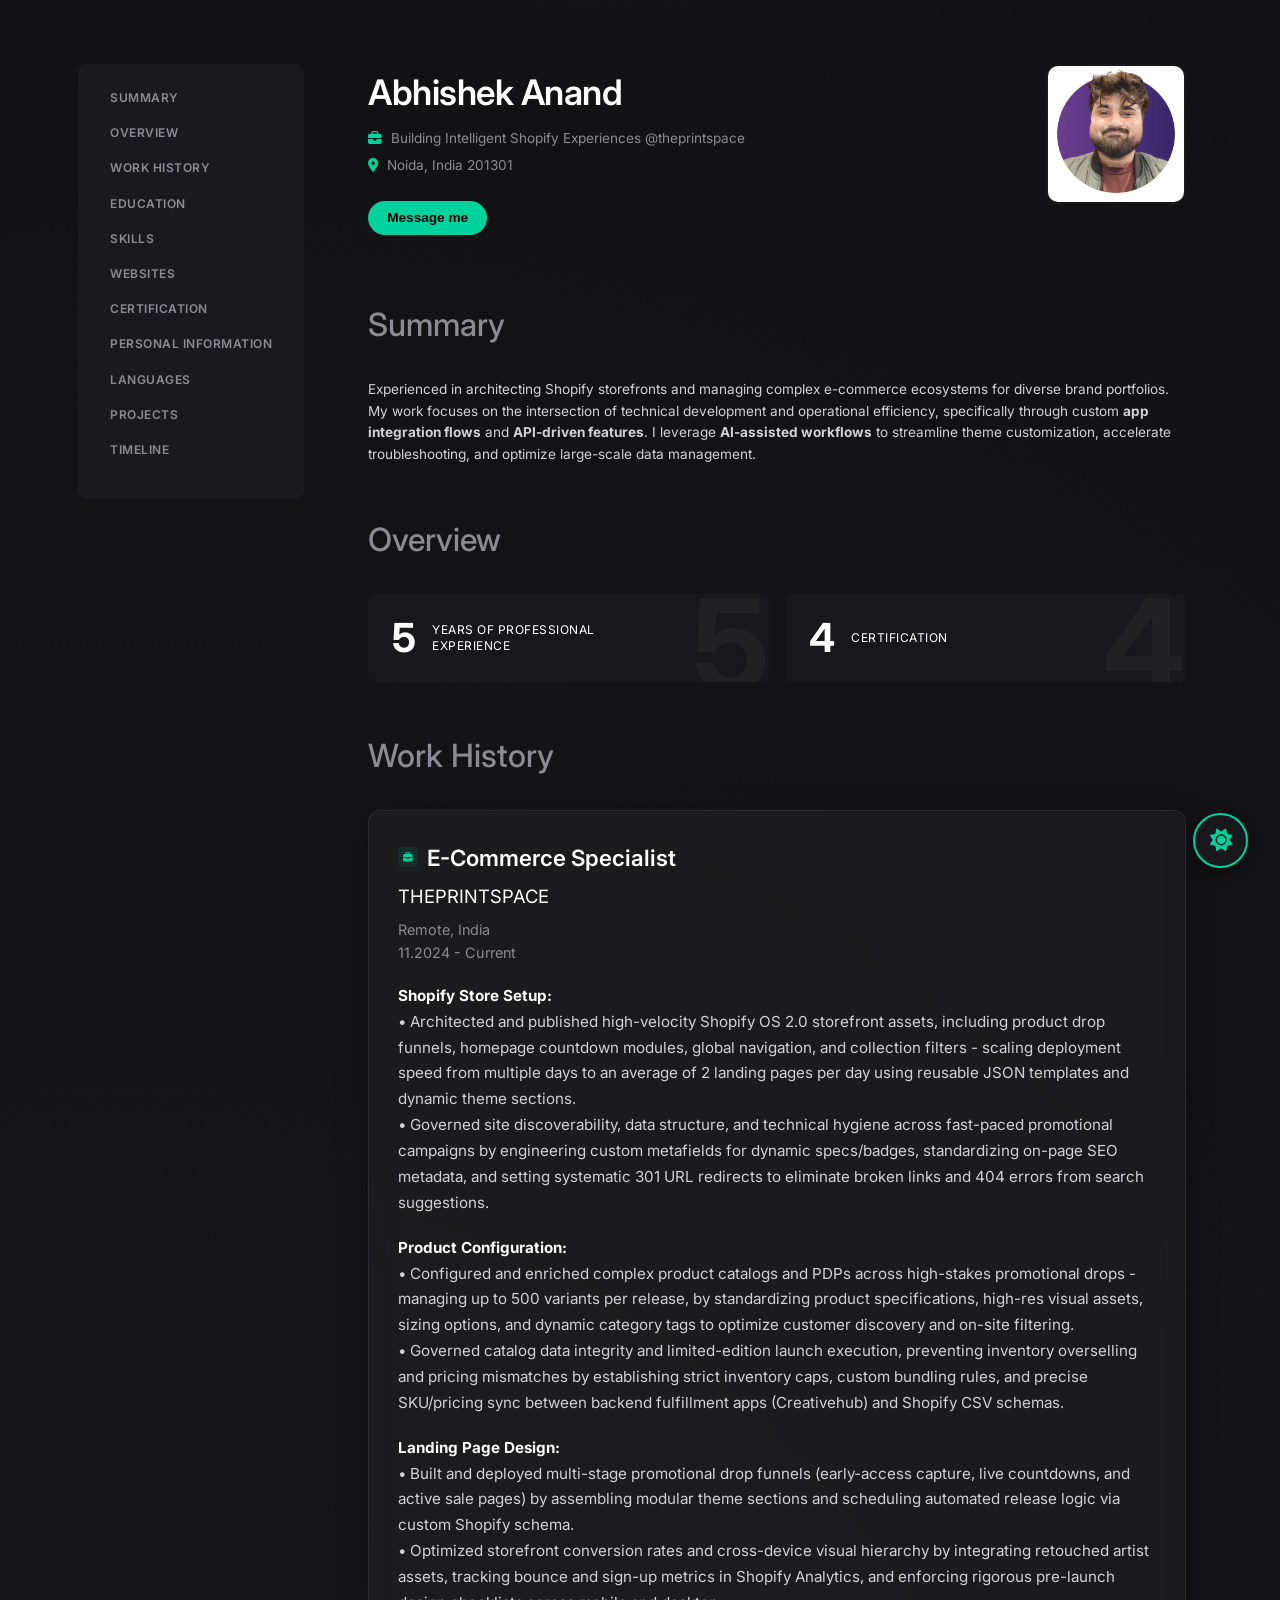
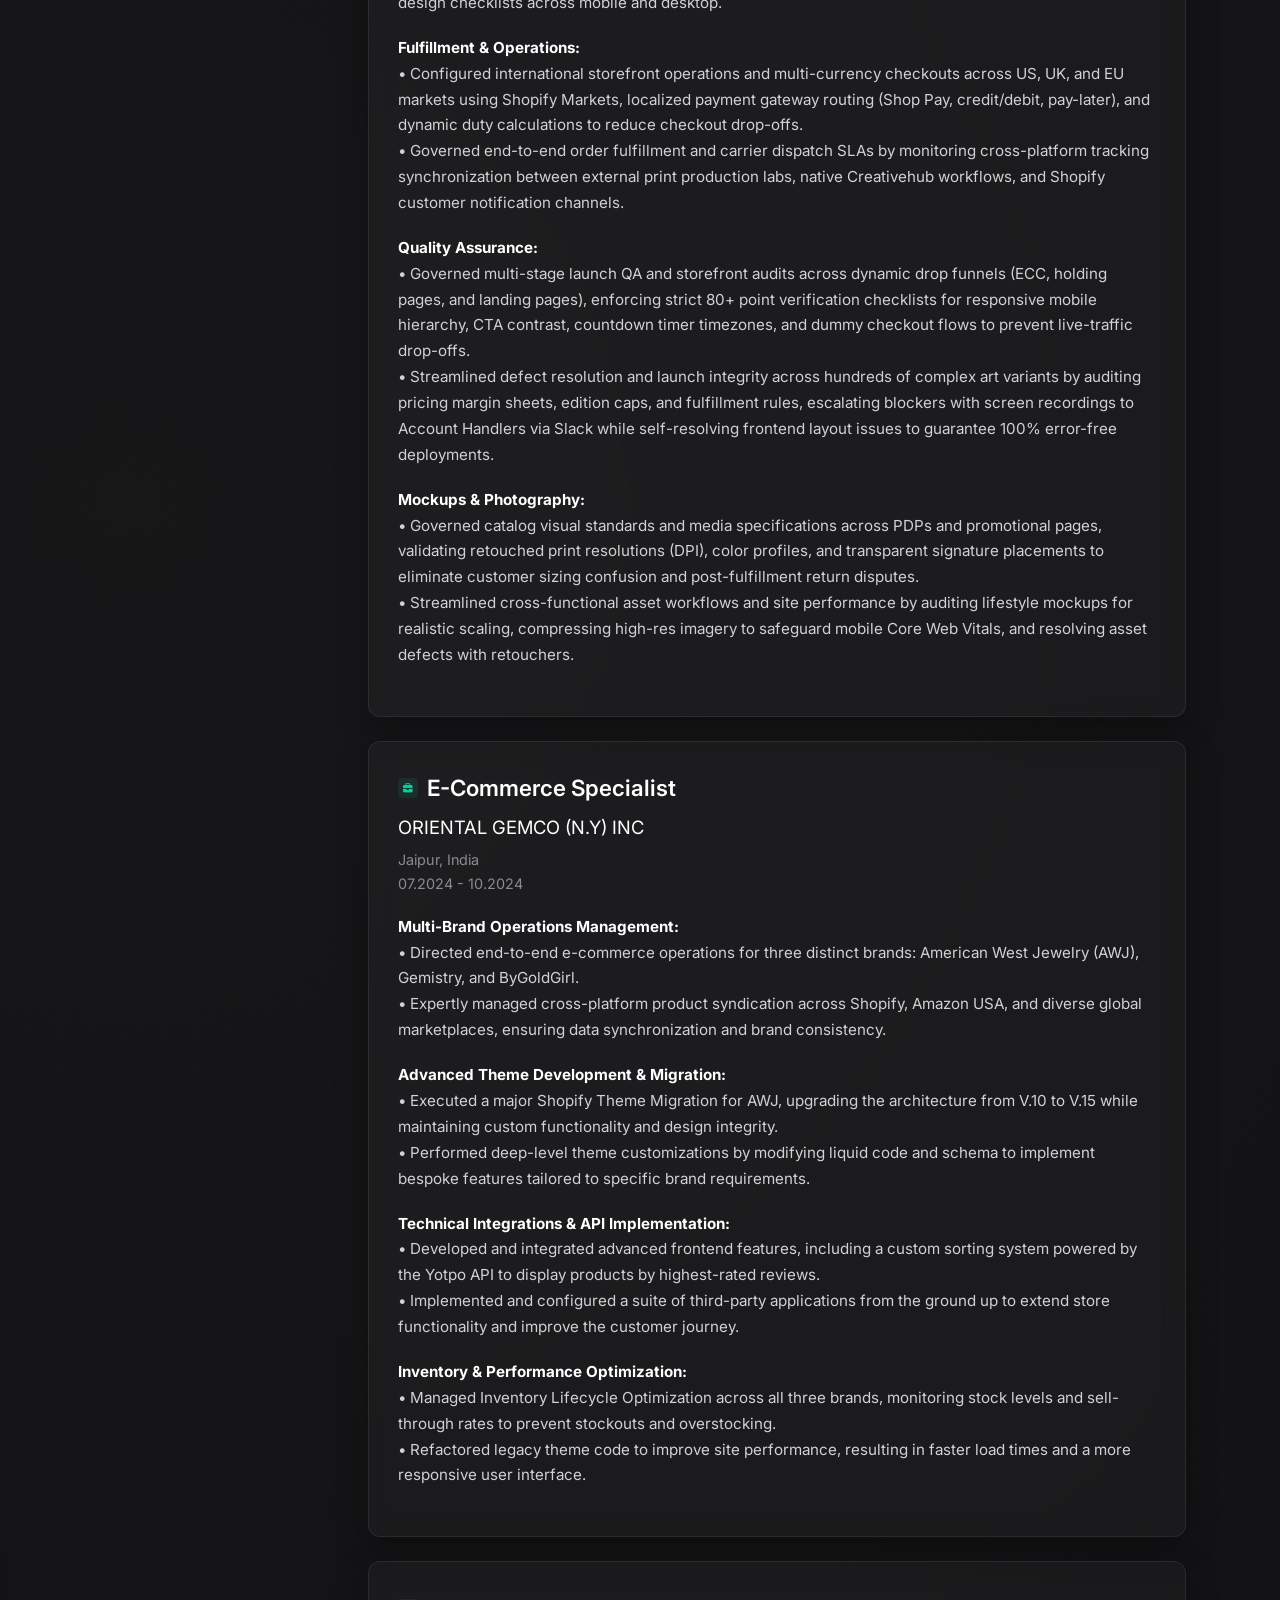
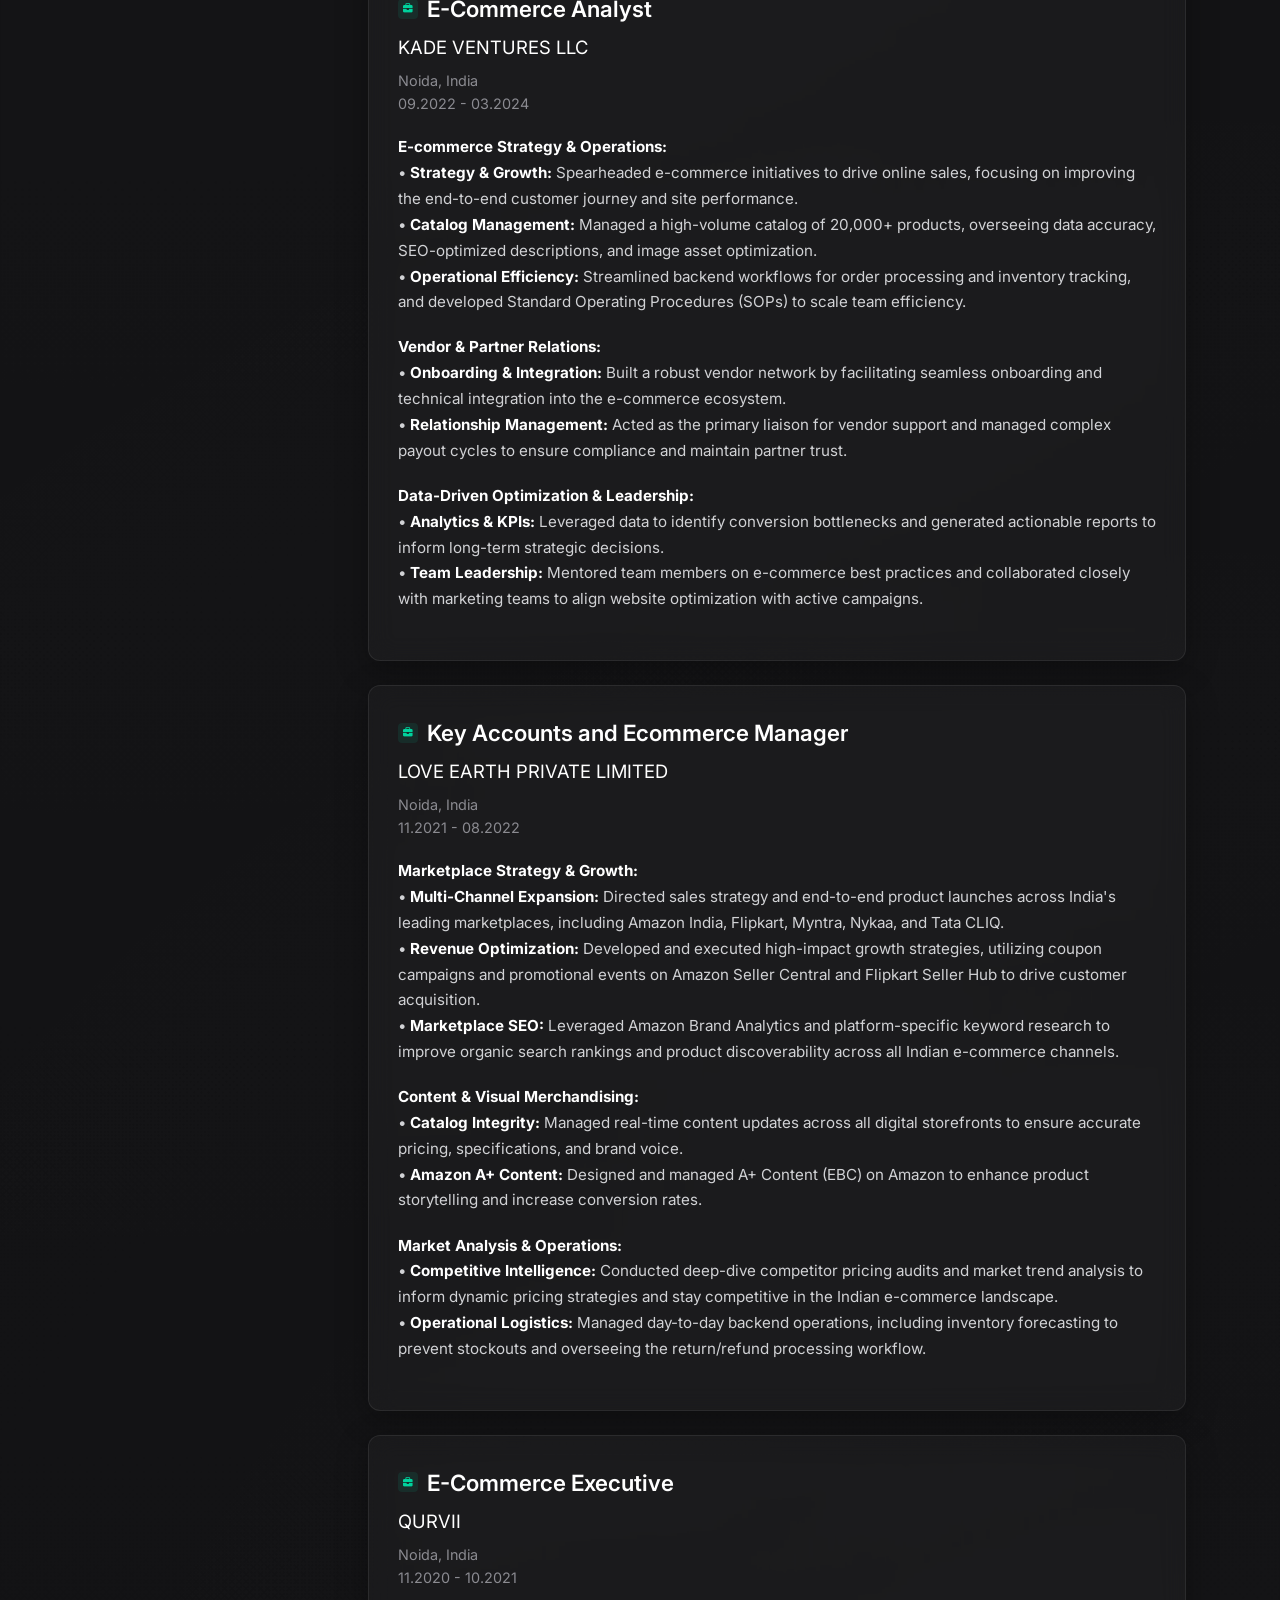
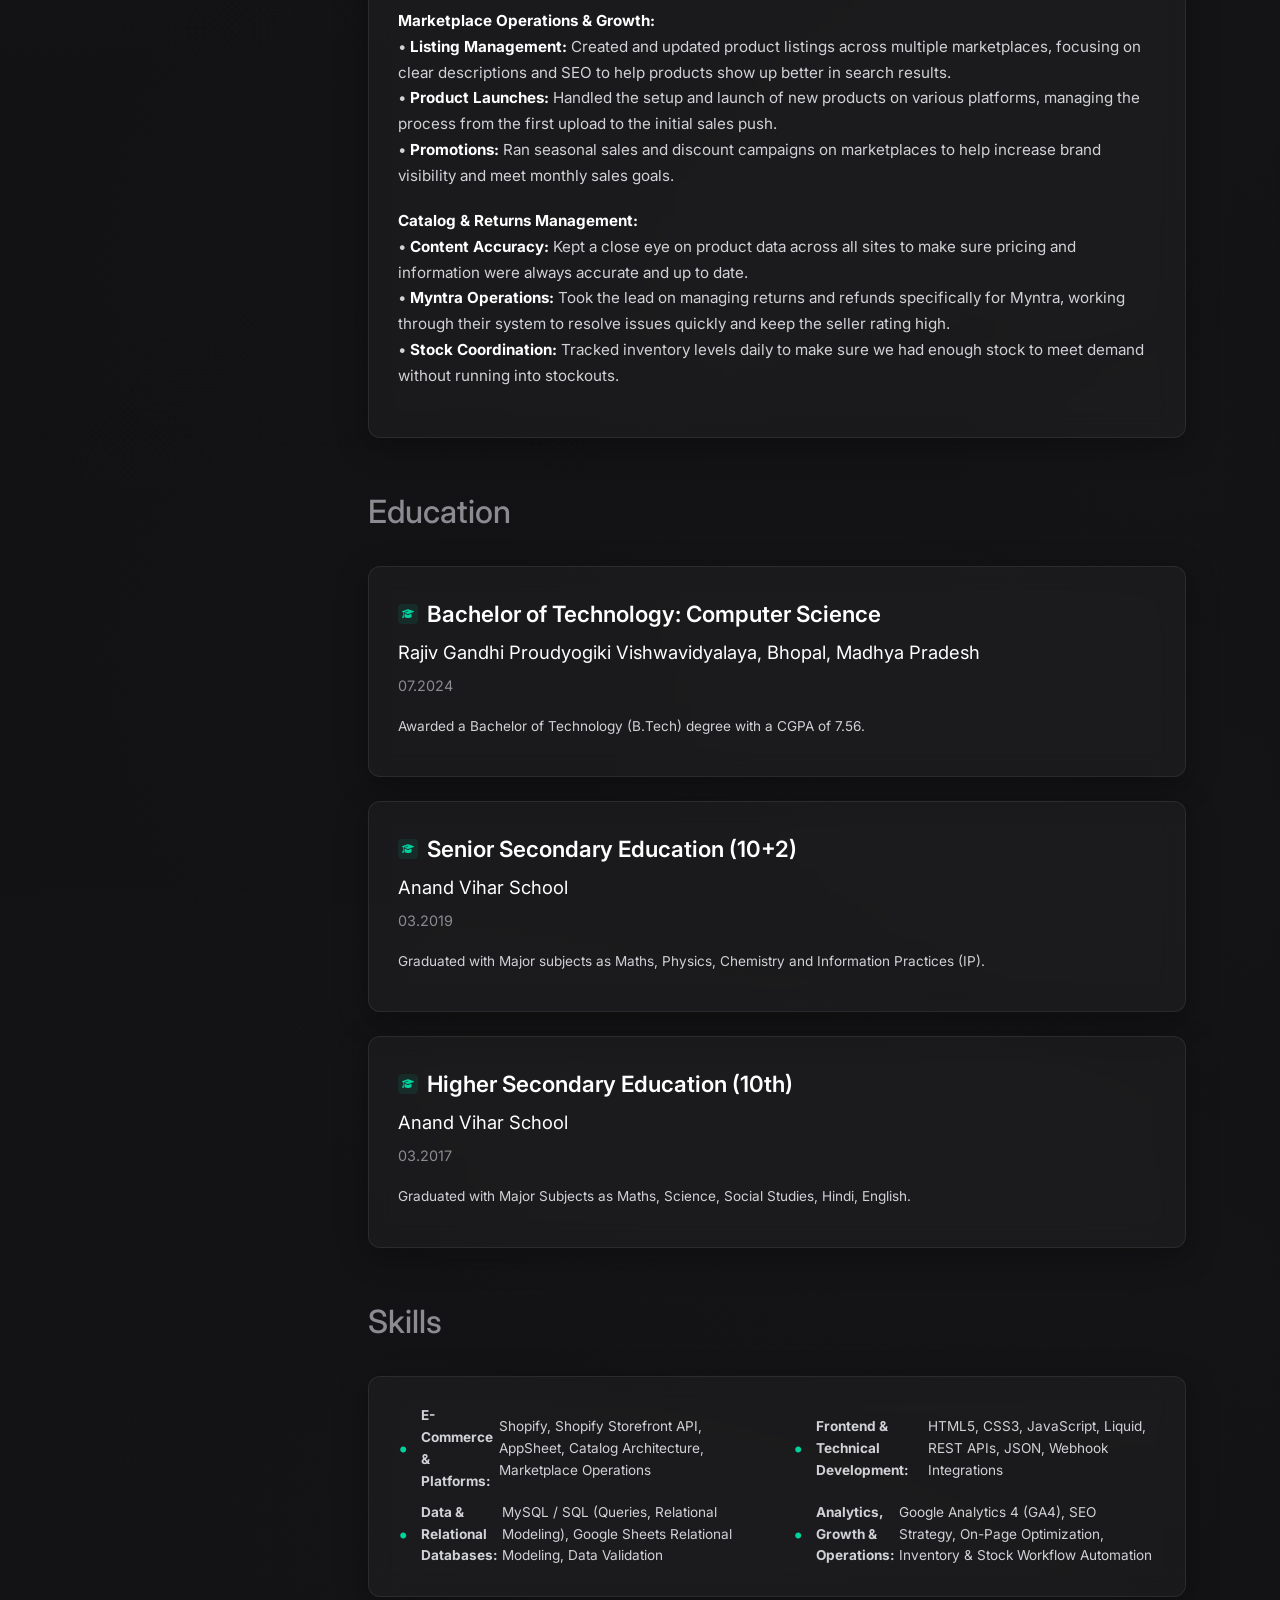
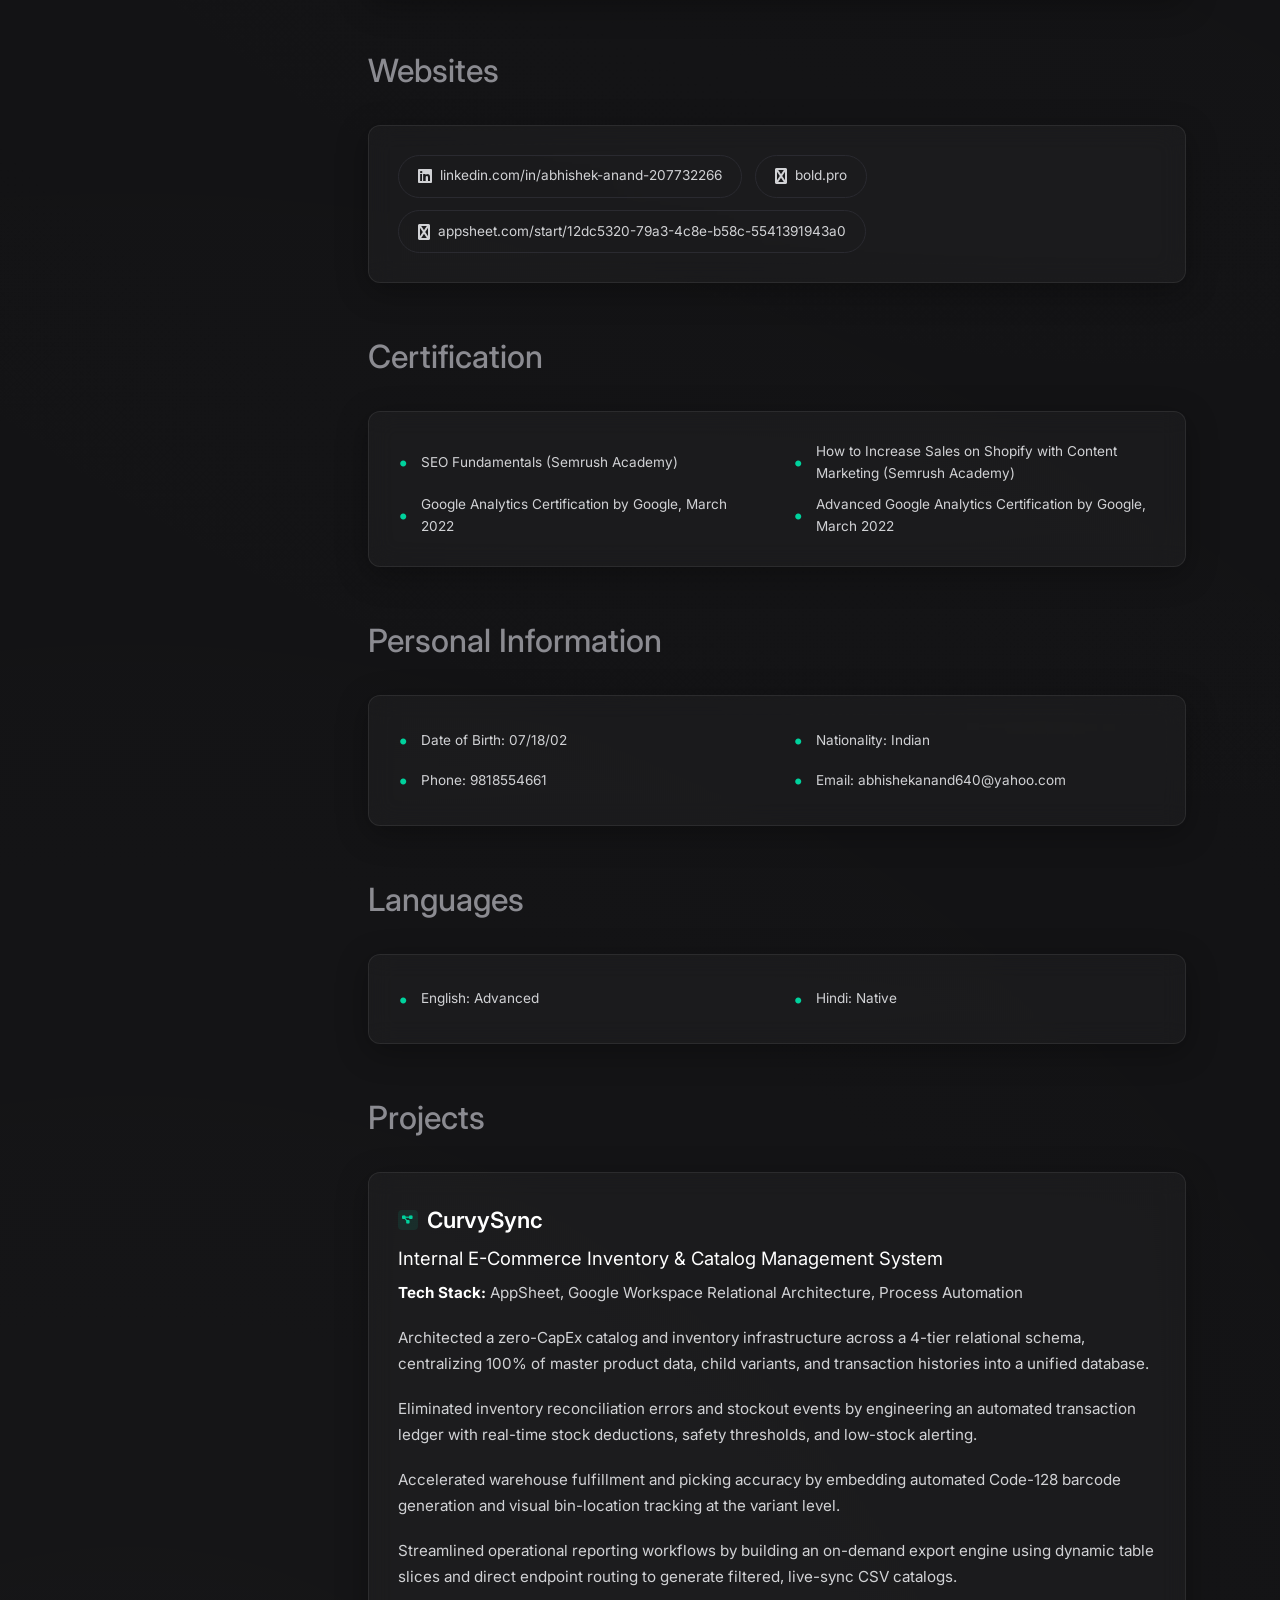
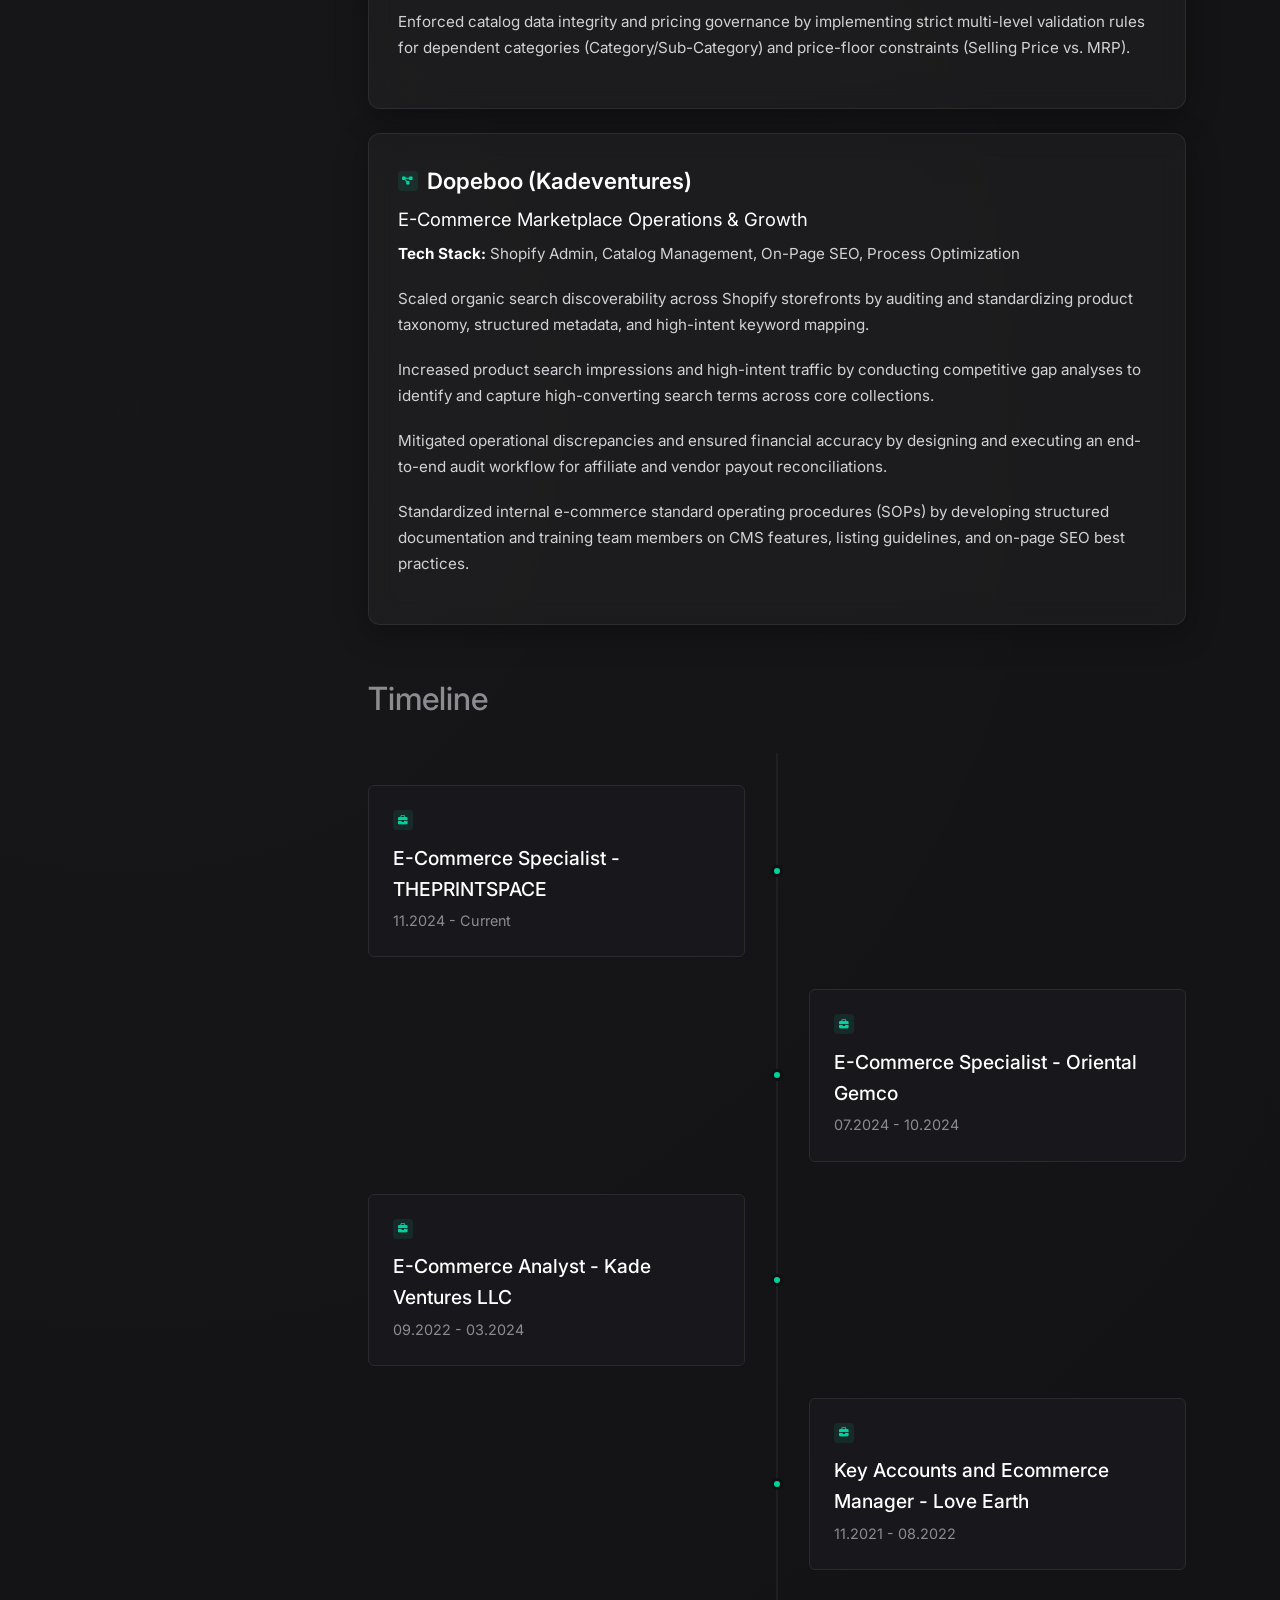
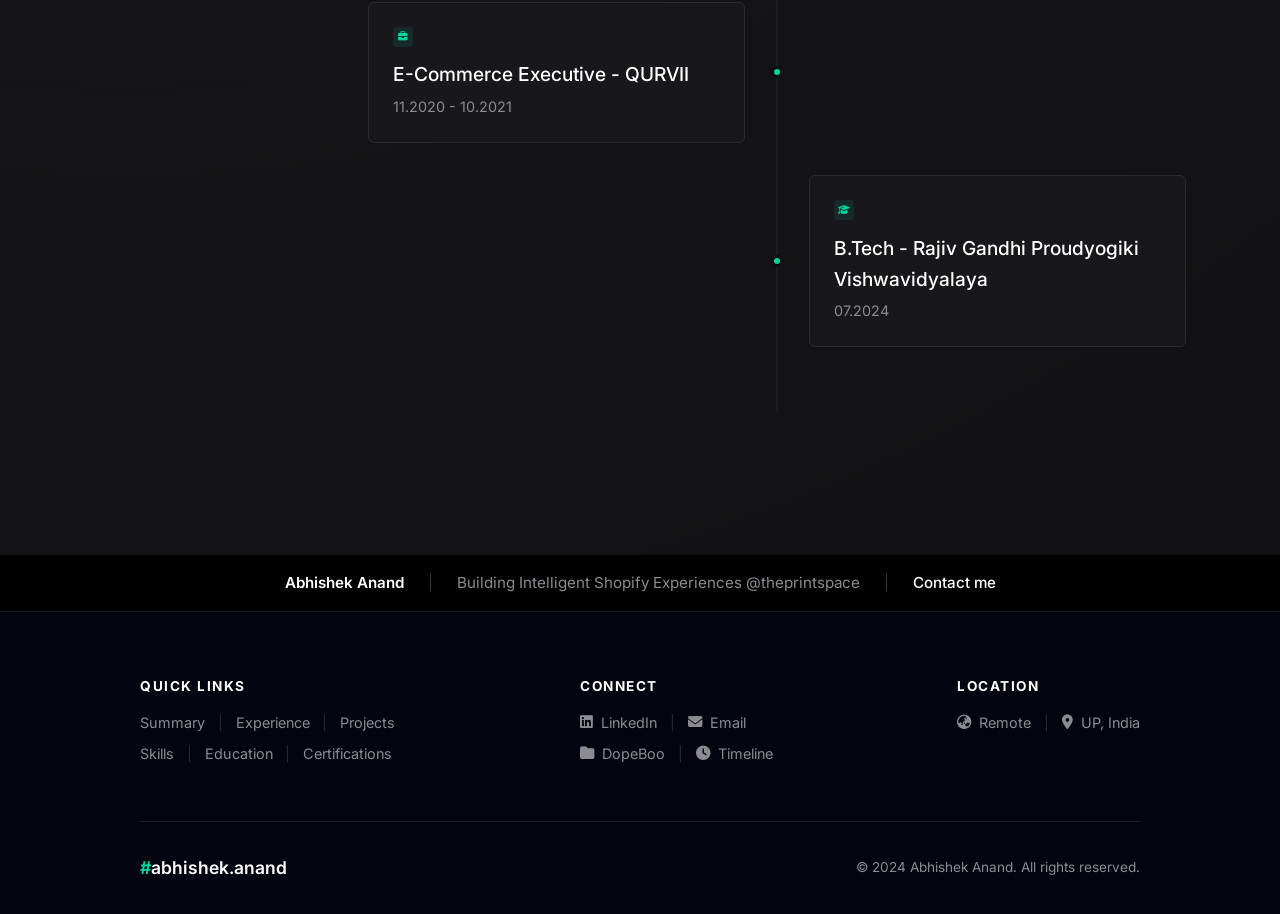
<file: index.html>
<!DOCTYPE html>
<html lang="en">
<head>
    <meta charset="UTF-8">
    <meta name="viewport" content="width=device-width, initial-scale=1.0">
    <title>Abhishek Anand - Interactive Resume</title>
    <link rel="preconnect" href="https://fonts.googleapis.com">
    <link rel="preconnect" href="https://fonts.gstatic.com" crossorigin>
    <link href="https://fonts.googleapis.com/css2?family=Inter:wght@400;500;600;700&display=swap" rel="stylesheet">
    <link rel="stylesheet" href="https://cdnjs.cloudflare.com/ajax/libs/font-awesome/6.4.0/css/all.min.css">
    
    <!-- Prevent FOUC (Flash of Unstyled Content) -->
    <style>
        body { visibility: hidden; opacity: 0; transition: opacity 0.4s ease; background-color: #0f0f11; }
        body.light-mode { background-color: #f2f4f7; }
        body.ready { visibility: visible; opacity: 1; }
    </style>
    <noscript><style>body { visibility: visible; opacity: 1; }</style></noscript>

    <link id="main-stylesheet" rel="stylesheet" href="css/styles.css">
</head>
<body>
    <script>
        // Apply theme immediately to prevent background flash
        if (localStorage.getItem('theme') === 'light') {
            document.body.classList.add('light-mode');
        }
    </script>

<div class="layout-wrapper">
    

    <nav class="floating-nav">
        <a href="#summary" class="active">Summary</a>
        <a href="#overview">Overview</a>
        <a href="#work-history">Work History</a>
        <a href="#education">Education</a>
        <a href="#skills">Skills</a>
        <a href="#websites">Websites</a>
        <a href="#certifications">Certification</a>
        <a href="#personal">Personal Information</a>
        <a href="#languages">Languages</a>
        <a href="#projects">Projects</a>
        <a href="#timeline">Timeline</a>
    </nav>

    <main class="resume-container">
        

        <header class="profile-header">
            <div class="profile-text">
                <h1>Abhishek Anand</h1>
                <div class="header-meta">
                    <span><i class="fa-solid fa-briefcase"></i> Building Intelligent Shopify Experiences @theprintspace</span>
                    <span><i class="fa-solid fa-location-dot"></i> Noida, India 201301</span>
                </div>
                <button class="contact-pill" onclick="window.location.href='mailto:abhishekanand640@yahoo.com'">
                    Message me
                </button>
            </div>
            
            <div class="profile-image-container">
                <img src="static/profile-picture-abhishek.jpg" alt="Abhishek Anand">
            </div>
        </header>


        <section id="summary">
            <h2>Summary</h2>
            <p id="summary-content"></p>
        </section>


        <section id="overview">
            <h2>Overview</h2>
            <div class="overview-grid" id="overview-container">

            </div>
        </section>


        <section id="work-history">
            <h2>Work History</h2>
            <div id="work-history-container">

            </div>
        </section>


        <section id="education">
            <h2>Education</h2>
            <div id="education-container">

            </div>
        </section>


        <section id="skills" class="fade-in">
            <h2>Skills</h2>
            <div class="experience-card">
                <ul class="skills-grid" id="skills-container">

                </ul>
            </div>
        </section>


        <section id="websites" class="fade-in">
            <h2>Websites</h2>
            <div class="experience-card">
                <div id="websites-container" style="display:flex; flex-wrap:wrap; gap:0.8rem;">

                </div>
            </div>
        </section>


        <section id="certifications" class="fade-in">
            <h2>Certification</h2>
            <div class="experience-card">
                <ul class="skills-grid" id="certifications-container">

                </ul>
            </div>
        </section>


        <section id="personal" class="fade-in">
            <h2>Personal Information</h2>
            <div class="experience-card">
                <ul class="skills-grid" id="personal-container">

                </ul>
            </div>
        </section>


        <section id="languages" class="fade-in">
            <h2>Languages</h2>
            <div class="experience-card" style="margin-bottom: 0;">
                <ul class="skills-grid" id="languages-container">

                </ul>
            </div>
        </section>
        

        <section id="projects">
            <h2>Projects</h2>
            <div id="projects-container">

            </div>
        </section>


        <section id="timeline">
            <h2>Timeline</h2>
            <div class="timeline-wrapper" id="timeline-container">

            </div>
        </section>

    </main>
</div>



<footer class="site-footer">

    <div class="footer-strip footer-action-bar">
        <span>Abhishek Anand</span>
        <span class="divider">|</span>
        <span>Building Intelligent Shopify Experiences @theprintspace</span>
        <span class="divider">|</span>
        <a href="mailto:abhishekanand640@yahoo.com" class="footer-contact-link">Contact me</a>
    </div>


    <div class="footer-main">
        <div class="footer-container">
            

            <div class="footer-columns-wrapper">
                
                <div class="footer-column-section">
                    <h4>QUICK LINKS</h4>
                    <div class="footer-inline-list">
                        <div class="footer-inline-row">
                            <a href="#summary">Summary</a> <span class="divider">|</span>
                            <a href="#work-history">Experience</a> <span class="divider">|</span>
                            <a href="#projects">Projects</a>
                        </div>
                        <div class="footer-inline-row">
                            <a href="#skills">Skills</a> <span class="divider">|</span>
                            <a href="#education">Education</a> <span class="divider">|</span>
                            <a href="#certifications">Certifications</a>
                        </div>
                    </div>
                </div>
                
                <div class="footer-column-section">
                    <h4>CONNECT</h4>
                    <div class="footer-inline-list">
                        <div class="footer-inline-row">
                            <a href="https://www.linkedin.com/in/abhishek-a-207732266" target="_blank"><i class="fa-brands fa-linkedin"></i> LinkedIn</a> <span class="divider">|</span>
                            <a href="mailto:abhishekanand640@yahoo.com"><i class="fa-solid fa-envelope"></i> Email</a>
                        </div>
                        <div class="footer-inline-row">
                            <a href="#projects"><i class="fa-solid fa-folder"></i> DopeBoo</a> <span class="divider">|</span>
                            <a href="#timeline"><i class="fa-solid fa-clock"></i> Timeline</a>
                        </div>
                    </div>
                </div>

                <div class="footer-column-section">
                    <h4>LOCATION</h4>
                    <div class="footer-inline-list">
                        <div class="footer-inline-row">
                            <span><i class="fa-solid fa-earth-asia"></i> Remote</span> <span class="divider">|</span>
                            <span><i class="fa-solid fa-location-dot"></i> UP, India</span>
                        </div>
                    </div>
                </div>
            </div>


            <div class="footer-strip-divider"></div>


            <div class="footer-bottom">
                <div class="footer-logo">
                    <span style="color: var(--accent-cyan); font-weight: 700;">#</span>abhishek.anand
                </div>
                <div class="footer-copyright">
                    &copy; 2024 Abhishek Anand. All rights reserved.
                </div>
            </div>
            
        </div>
    </div>
</footer>


<button id="theme-toggle" class="theme-toggle-btn" aria-label="Toggle Theme">
    <i class="fa-solid fa-sun"></i>
</button>


<script>
    (function() {
        var cacheBuster = '?v=' + Date.now();
        
        var cssReady = false;
        var jsReady = false;

        function checkAndShow() {
            if (cssReady && jsReady) {
                document.body.classList.add('ready');
            }
        }

        // 1. Load CSS
        var cssLink = document.getElementById('main-stylesheet');
        cssLink.onload = function() {
            cssReady = true;
            checkAndShow();
        };
        cssLink.href = 'css/styles.css' + cacheBuster;

        // 2. Load JS
        window.markJsReady = function() {
            jsReady = true;
            checkAndShow();
        };

        var dataScript = document.createElement('script');
        dataScript.src = 'js/data.js' + cacheBuster;
        dataScript.onload = function() {
            var mainScript = document.createElement('script');
            mainScript.src = 'js/script.js' + cacheBuster;
            document.body.appendChild(mainScript);
        };
        document.body.appendChild(dataScript);

        // Fallback: forcefully show page after 1.5s
        setTimeout(function() {
            document.body.classList.add('ready');
        }, 1500);
    })();
</script>
</body>
</html>
</file>
<file: css/styles.css>
:root {
    --bg-dark: #0f0f11;
    --bg-card: #18181c;
    --bg-nav: #1c1c20;
    --text-main: #d1d2d5;
    --text-muted: #8b8b91;
    --text-white: #ffffff;
    --accent-cyan: #00d29d;
    
    --border-subtle: #2a2a30;
    --font-stack: 'Inter', system-ui, sans-serif;
}

/* Light Mode Theme overrides */
body.light-mode {
    --bg-dark: #f2f4f7;
    --bg-card: #ffffff;
    --bg-nav: #ffffff;
    --text-main: #1c1c22;
    --text-muted: #555562;
    --text-white: #000000;
    --accent-cyan: #009b75;
    --border-subtle: #d5d5df;
}

/* Force Pitch Black text for data grids to prevent washed out text */
body.light-mode .skills-grid li,
body.light-mode .website-card a,
body.light-mode .website-card i,
body.light-mode section p {
    color: #111111 !important;
}

body.light-mode .skills-grid li::before {
    color: #009b75 !important;
}

body.light-mode {
    background-color: #f2f4f7;
    background-attachment: fixed;
    background-image: 
        radial-gradient(circle at 10% 20%, rgba(0, 155, 117, 0.06) 0%, transparent 40%),
        radial-gradient(circle at 90% 50%, rgba(100, 150, 255, 0.04) 0%, transparent 40%),
        radial-gradient(circle at 30% 80%, rgba(0, 155, 117, 0.04) 0%, transparent 40%);
}

body.light-mode .overview-card::after {
    color: rgba(0, 0, 0, 0.03);
}

/* Specifically Override Hardcoded Footer Colors */
body.light-mode .footer-action-bar,
body.light-mode .footer-main {
    background-color: #ffffff;
    border-top: 1px solid var(--border-subtle);
}

body.light-mode .footer-action-bar { border-bottom: 1px solid var(--border-subtle); }
body.light-mode .footer-strip-divider { background-color: var(--border-subtle); }
body.light-mode .footer-inline-row .divider,
body.light-mode .footer-action-bar .divider { color: rgba(0, 0, 0, 0.2); }

/* Override Hardcoded Sidebar */
body.light-mode .floating-nav {
    background-color: rgba(255, 255, 255, 0.85);
    border: 1px solid var(--border-subtle);
    box-shadow: 0 4px 15px rgba(0,0,0,0.03);
}

* {
    margin: 0;
    padding: 0;
    box-sizing: border-box;
}

html {
    scroll-behavior: smooth;
    font-family: var(--font-stack);
    background-color: var(--bg-dark);
    color: var(--text-main);
}

body {
    background-color: var(--bg-dark);
    background-image: 
        radial-gradient(circle at 10% 20%, rgba(255,255,255,0.03) 0%, transparent 40%),
        radial-gradient(circle at 90% 50%, rgba(255,255,255,0.02) 0%, transparent 40%),
        radial-gradient(circle at 10% 80%, rgba(255,255,255,0.03) 0%, transparent 40%);
    line-height: 1.6;
    overflow-x: hidden;
}

a { text-decoration: none; color: inherit; }
ul { list-style: none; }

/* -----------------------------
   Layout
--------------------------------*/
.layout-wrapper {
    display: flex;
    justify-content: center;
    align-items: flex-start;
    gap: 3rem;
    padding-top: 4rem;
    position: relative;
    max-width: 1400px;
    margin: 0 auto;
}

/* Floating Sidebar Navigation */
.floating-nav {
    position: sticky;
    top: 4rem;
    background-color: rgba(28, 28, 32, 0.85);
    backdrop-filter: blur(10px);
    border-radius: 8px;
    padding: 1.5rem 2rem;
    display: flex;
    flex-direction: column;
    text-align: right;
    z-index: 100;
    min-width: 180px; /* Keep it nicely sized */
}

.floating-nav a {
    color: var(--text-muted);
    font-size: 0.75rem;
    font-weight: 600;
    margin-bottom: 1rem;
    transition: all 0.3s ease;
    text-transform: uppercase;
    letter-spacing: 0.5px;
}

.floating-nav a:hover {
    color: var(--accent-cyan);
}

.floating-nav a.active {
    color: var(--text-white);
    transform: scale(1.1);
    transform-origin: right center;
}

/* Main Container */
.resume-container {
    flex: 1;
    width: 100%;
    max-width: 850px;
    padding: 0 1rem;
}

/* -----------------------------
   Header Section
--------------------------------*/
.profile-header {
    display: flex;
    justify-content: space-between;
    align-items: flex-start;
    margin-bottom: 4rem;
}

.profile-text {
    flex: 1;
}

.profile-text h1 {
    font-size: 2.2rem;
    color: var(--text-white);
    font-weight: 600;
    margin-bottom: 0.5rem;
    letter-spacing: -0.5px;
}

.header-meta {
    font-size: 0.85rem;
    color: var(--text-muted);
    display: flex;
    flex-direction: column;
    gap: 0.3rem;
    margin-bottom: 1.5rem;
}

.header-meta span i {
    color: var(--accent-cyan);
    margin-right: 0.3rem;
}

.contact-pill {
    background-color: var(--accent-cyan);
    color: #000;
    border: none;
    padding: 0.6rem 1.2rem;
    border-radius: 50px;
    font-weight: 600;
    font-size: 0.85rem;
    cursor: pointer;
    display: inline-flex;
    align-items: center;
    gap: 0.4rem;
    transition: opacity 0.2s;
}

.contact-pill:hover {
    opacity: 0.9;
}

.profile-image-container {
    width: 140px;
    height: 140px;
    border-radius: 12px;
    overflow: hidden;
    margin-left: 3rem;
    border: 2px solid var(--bg-card);
}

.profile-image-container img {
    width: 100%;
    height: 100%;
    object-fit: cover;
}

/* -----------------------------
   General Sections
--------------------------------*/
section {
    margin-bottom: 3rem;
}

section h2 {
    font-size: 2rem;
    font-weight: 500;
    color: var(--text-muted);
    margin-bottom: 1.8rem;
}

section p {
    font-size: 0.85rem;
    color: var(--text-main);
    line-height: 1.6;
}

/* -----------------------------
   Overview Numbers
--------------------------------*/
.overview-grid {
    display: flex;
    gap: 1rem;
}

.overview-card {
    position: relative;
    overflow: hidden;
    background-color: var(--bg-card);
    padding: 1.5rem;
    border-radius: 6px;
    display: flex;
    align-items: center;
    gap: 1rem;
    flex: 1;
    transition: background-color 0.3s;
    cursor: default;
}

/* Hover effect on overview text */
.overview-card:hover .overview-number,
.overview-card:hover .overview-text {
    color: var(--accent-cyan);
}

/* Giant background number */
.overview-card::after {
    content: attr(data-number);
    position: absolute;
    right: 0px;
    bottom: -15px;
    font-size: 8rem;
    line-height: 0.8;
    color: rgba(255, 255, 255, 0.04);
    font-weight: 700;
    z-index: 0;
    pointer-events: none;
}

.overview-number {
    font-size: 2.5rem;
    font-weight: 700;
    color: var(--text-white);
    line-height: 1;
    z-index: 1;
    transition: color 0.3s;
}

.overview-text {
    font-size: 0.75rem;
    color: var(--text-white);
    text-transform: uppercase;
    letter-spacing: 0.5px;
    line-height: 1.3;
    z-index: 1;
    transition: color 0.3s;
}

/* -----------------------------
   Cards (Work/Education)
--------------------------------*/
.experience-card {
    background-color: rgba(255, 255, 255, 0.03);
    backdrop-filter: blur(12px);
    -webkit-backdrop-filter: blur(12px);
    border-radius: 12px;
    padding: 1.8rem;
    margin-bottom: 1.5rem;
    border: 1px solid rgba(255, 255, 255, 0.08);
    box-shadow: 0 8px 32px rgba(0, 0, 0, 0.3);
    transition: transform 0.3s ease, box-shadow 0.3s ease, border-color 0.3s;
}

body.light-mode .experience-card {
    background-color: rgba(255, 255, 255, 0.6);
    border: 1px solid rgba(255, 255, 255, 1);
    box-shadow: 0 8px 32px rgba(31, 38, 135, 0.05);
}

.experience-card:hover {
    transform: translateY(-3px);
    border-color: rgba(255, 255, 255, 0.15);
    box-shadow: 0 12px 40px rgba(0, 0, 0, 0.4);
}

body.light-mode .experience-card:hover {
    border-color: var(--accent-cyan);
    box-shadow: 0 12px 40px rgba(31, 38, 135, 0.1);
}

.card-header {
    display: flex;
    align-items: center;
    gap: 0.6rem;
    margin-bottom: 0.4rem;
}

.card-icon {
    display: inline-block;
    width: 20px;
    height: 20px;
    background-color: rgba(0, 210, 157, 0.1);
    border-radius: 4px;
    display: flex;
    align-items: center;
    justify-content: center;
    color: var(--accent-cyan);
    font-size: 0.6rem;
}

.card-title {
    font-size: 1.4rem;
    color: var(--text-white);
    font-weight: 600;
}

.card-subtitle {
    font-size: 1.15rem;
    color: var(--text-white);
    margin-bottom: 0.4rem;
}

.card-meta {
    font-size: 0.9rem;
    color: var(--text-muted);
    margin-bottom: 1.2rem;
    display: flex;
    flex-direction: column;
}

.card-body {
    font-size: 0.95rem;
    color: var(--text-main);
}

.card-body p {
    margin-bottom: 0.6rem;
}

.card-body ul {
    list-style-type: none;
    padding-left: 0;
}

.card-body ul li {
    font-size: 0.95rem;
    color: var(--text-main);
    margin-bottom: 1.2rem;
    display: block; /* Allows text wrapping and line breaking natively */
    line-height: 1.7;
}

.card-body ul li strong {
    color: var(--text-white);
}

/* -----------------------------
   Skills
--------------------------------*/
.skills-grid {
    display: grid;
    grid-template-columns: repeat(2, 1fr);
    gap: 0.6rem 2rem;
}

.skills-grid li {
    display: flex;
    align-items: center;
    font-size: 0.85rem;
    color: var(--text-main);
    transition: color 0.3s ease;
}

.skills-grid li::before {
    content: "•";
    color: var(--accent-cyan);
    font-size: 1.2rem;
    margin-right: 0.8rem;
}

/* -----------------------------
   Websites
--------------------------------*/
.website-card {
    background-color: transparent;
    padding: 0.6rem 1.2rem;
    border-radius: 50px;
    border: 1px solid var(--border-subtle);
    display: inline-flex;
    align-items: center;
    transition: all 0.3s ease;
}

.website-card:hover {
    background-color: var(--border-subtle);
}

.website-card i {
    color: var(--text-main);
    margin-right: 0.5rem;
}

.website-card a {
    color: var(--text-main);
    font-size: 0.85rem;
}

/* -----------------------------
   Timeline Section
--------------------------------*/
.timeline-wrapper {
    position: relative;
    padding: 2rem 0;
}

.timeline-wrapper::before {
    content: '';
    position: absolute;
    top: 0;
    bottom: 0;
    left: 50%;
    width: 1px;
    background-color: var(--border-subtle);
    transform: translateX(-50%);
}

.timeline-node {
    display: flex;
    justify-content: flex-end;
    align-items: center;
    width: 50%;
    position: relative;
    padding-right: 2rem;
    margin-bottom: 2rem;
}

.timeline-node:nth-child(even) {
    margin-left: auto;
    justify-content: flex-start;
    padding-right: 0;
    padding-left: 2rem;
}

.timeline-content {
    background-color: var(--bg-card);
    padding: 1.5rem;
    border-radius: 6px;
    width: 100%;
    border: 1px solid var(--border-subtle);
    transition: all 0.3s ease;
    cursor: default;
}

.timeline-node:hover .timeline-content {
    border-color: var(--accent-cyan);
    transform: translateY(-3px);
    box-shadow: 0 8px 20px rgba(0, 210, 157, 0.08);
}

.timeline-dot {
    position: absolute;
    right: -6px;
    width: 12px;
    height: 12px;
    background-color: var(--accent-cyan);
    border-radius: 50%;
    border: 3px solid var(--bg-dark);
    transition: all 0.3s ease;
}

.timeline-node:nth-child(even) .timeline-dot {
    right: auto;
    left: -6px;
}

.timeline-node:hover .timeline-dot {
    transform: scale(1.5);
    box-shadow: 0 0 10px rgba(0, 210, 157, 0.5);
}

.timeline-title {
    font-size: 1.2rem;
    color: var(--text-white);
    font-weight: 500;
}

.timeline-company {
    font-size: 0.9rem;
    color: var(--text-muted);
    margin-top: 0.3rem;
}

/* -----------------------------
   Theme Toggle FAB
--------------------------------*/
.theme-toggle-btn {
    position: fixed;
    bottom: 2rem;
    right: 2rem;
    width: 55px;
    height: 55px;
    border-radius: 50%;
    background-color: var(--bg-card);
    border: 2px solid var(--accent-cyan);
    color: var(--accent-cyan);
    font-size: 1.4rem;
    cursor: pointer;
    z-index: 1000;
    display: flex;
    justify-content: center;
    align-items: center;
    box-shadow: 0 4px 15px rgba(0,0,0,0.4);
    transition: all 0.3s ease;
}

body.light-mode .theme-toggle-btn {
    box-shadow: 0 4px 15px rgba(0,0,0,0.1);
}

.theme-toggle-btn:hover {
    transform: translateY(-4px);
    background-color: var(--accent-cyan);
    color: #fff;
    box-shadow: 0 8px 20px rgba(0, 210, 157, 0.4);
}

/* -----------------------------
   Footer - Grids & Strips
--------------------------------*/
.site-footer {
    width: 100%;
    margin-top: 6rem;
    color: var(--text-muted);
}

.footer-strip {
    width: 100%;
    border-bottom: 1px solid rgba(255, 255, 255, 0.1);
}

.footer-action-bar {
    background-color: #000000;
    padding: 1rem 2rem;
    display: flex;
    justify-content: center;
    align-items: center;
    flex-wrap: wrap;
    gap: 1.5rem;
    font-size: 0.95rem;
}

.footer-action-bar span:first-child {
    color: var(--text-white);
    font-weight: 600;
}

.footer-action-bar .divider {
    color: rgba(255, 255, 255, 0.2);
}

.footer-contact-link {
    color: var(--text-white);
    font-weight: 500;
    transition: color 0.3s ease;
    text-decoration: none;
}

.footer-contact-link:hover {
    color: var(--accent-cyan);
}

.footer-main {
    background-color: #02050f; /* Deepest Navy/Black for contrast */
    padding: 4rem 2rem 2rem 2rem;
}

.footer-container {
    max-width: 1000px;
    margin: 0 auto;
}

/* Horizontal Column Wrapper Layout */
.footer-columns-wrapper {
    display: flex;
    flex-wrap: wrap;
    justify-content: space-between;
    gap: 3rem;
    margin-bottom: 3rem;
}

.footer-column-section h4 {
    color: var(--text-white);
    font-size: 0.85rem;
    letter-spacing: 1.5px;
    margin-bottom: 0.8rem;
    text-transform: uppercase;
}

/* Inline Rows with Pipe Separators */
.footer-inline-row {
    display: flex;
    flex-wrap: wrap;
    align-items: center;
    gap: 0.8rem;
    margin-bottom: 0.5rem;
}

.footer-inline-row a, .footer-inline-row span:not(.divider) {
    color: var(--text-muted);
    font-size: 0.9rem;
    transition: color 0.3s;
    text-decoration: none;
    display: inline-flex;
    align-items: center;
    gap: 0.5rem;
}

.footer-inline-row a:hover {
    color: var(--accent-cyan);
}

.footer-inline-row .divider {
    color: rgba(255, 255, 255, 0.15);
    font-size: 0.9rem;
}

/* Horizontal Dividers */
.footer-strip-divider {
    height: 1px;
    background-color: rgba(255, 255, 255, 0.1);
    margin: 2rem 0;
    width: 100%;
}

/* Alphabet Index Section (Removed per user request) */

/* Footer Bottom Layout */
.footer-bottom {
    display: flex;
    justify-content: space-between;
    align-items: center;
    flex-wrap: wrap;
    font-size: 0.85rem;
    gap: 1rem;
}

.footer-logo {
    color: var(--text-white);
    font-weight: 600;
    font-size: 1.1rem;
}

/* -----------------------------
   Responsive
--------------------------------*/
@media (min-width: 1600px) {
    .resume-container {
        max-width: 1000px;
    }
    .layout-wrapper {
        max-width: 1600px;
        gap: 5rem;
    }
    .profile-image-container {
        width: 180px;
        height: 180px;
    }
    
    /* Massive Screen Typography Scaling */
    .profile-text h1 { font-size: 3rem; }
    section h2 { font-size: 2.4rem; }
    section p { font-size: 1.15rem; line-height: 1.8; }
    
    .card-title { font-size: 1.8rem; }
    .card-subtitle { font-size: 1.3rem; }
    .card-meta { font-size: 1.1rem; }
    
    .card-body { font-size: 1.15rem; line-height: 1.8; }
    .card-body ul li { font-size: 1.15rem; line-height: 1.8; margin-bottom: 1.5rem; }
    
    .skills-grid li { font-size: 1.15rem; margin-bottom: 0.5rem; }
    
    .timeline-title { font-size: 1.4rem; }
    .timeline-company { font-size: 1.1rem; }
    
    .floating-nav a { font-size: 0.95rem; margin-bottom: 1.2rem; }
    
    .overview-number { font-size: 4.5rem; }
    .overview-text { font-size: 1.1rem; }
    
    .footer-container {
        max-width: 1400px;
    }
    .footer-column-section h4 { font-size: 1.1rem; }
    .footer-inline-row a, .footer-inline-row span:not(.divider) { font-size: 1rem; }
    .footer-action-bar { font-size: 1.1rem; }
    .footer-bottom { font-size: 1rem; }
}

@media (max-width: 1100px) {
    .floating-nav { display: none; }
}

@media (max-width: 768px) {
    /* Main Layout */
    .layout-wrapper { padding-top: 2rem; }
    .resume-container { padding: 0 1.5rem; }
    
    /* Header Stack */
    .profile-header {
        flex-direction: column-reverse;
        align-items: center;
        text-align: center;
        gap: 1.5rem;
        margin-bottom: 3rem;
    }
    .profile-image-container {
        margin-left: 0;
        width: 120px;
        height: 120px;
    }
    .header-meta {
        align-items: center;
    }
    
    /* Grids to Columns */
    .overview-grid {
        flex-direction: column;
    }
    .skills-grid {
        grid-template-columns: 1fr;
        gap: 1rem;
    }
    
    /* Timeline Mobile Alignment */
    .timeline-wrapper::before { 
        left: 1.5rem; 
    }
    .timeline-node { 
        width: 100%; 
        justify-content: flex-start; 
        padding-right: 0; 
        padding-left: 3.5rem; 
    }
    .timeline-node:nth-child(even) { 
        width: 100%; 
        padding-left: 3.5rem; 
        margin-left: 0;
    }
    .timeline-dot, 
    .timeline-node:nth-child(even) .timeline-dot { 
        left: calc(1.5rem - 6px); /* Centers the 12px dot on the 1.5rem line */
        right: auto; 
    }
    
    /* Typography Overrides */
    .profile-text h1 { font-size: 2.2rem; }
    section h2 { font-size: 1.8rem; }
    .card-title { font-size: 1.3rem; }
    .card-subtitle { font-size: 1.1rem; }
    .timeline-title { font-size: 1.15rem; }
}

@media (max-width: 480px) {
    .resume-container { padding: 0 1rem; }
    .timeline-wrapper::before { left: 1rem; }
    .timeline-node, .timeline-node:nth-child(even) { padding-left: 3rem; }
    .timeline-dot, .timeline-node:nth-child(even) .timeline-dot { left: calc(1rem - 6px); }
    .experience-card { padding: 1.2rem; }
    .overview-card::after { font-size: 6rem; right: -10px; bottom: -10px; }
    
    .footer-action-bar {
        flex-direction: column;
        text-align: center;
        gap: 0.5rem;
    }
    .footer-action-bar .divider { display: none; }
    .footer-columns-wrapper {
        flex-direction: column;
        gap: 2rem;
    }
    .footer-inline-row {
        gap: 0.5rem;
    }
    .footer-bottom {
        flex-direction: column;
        gap: 1rem;
        text-align: center;
    }
}
</file>
